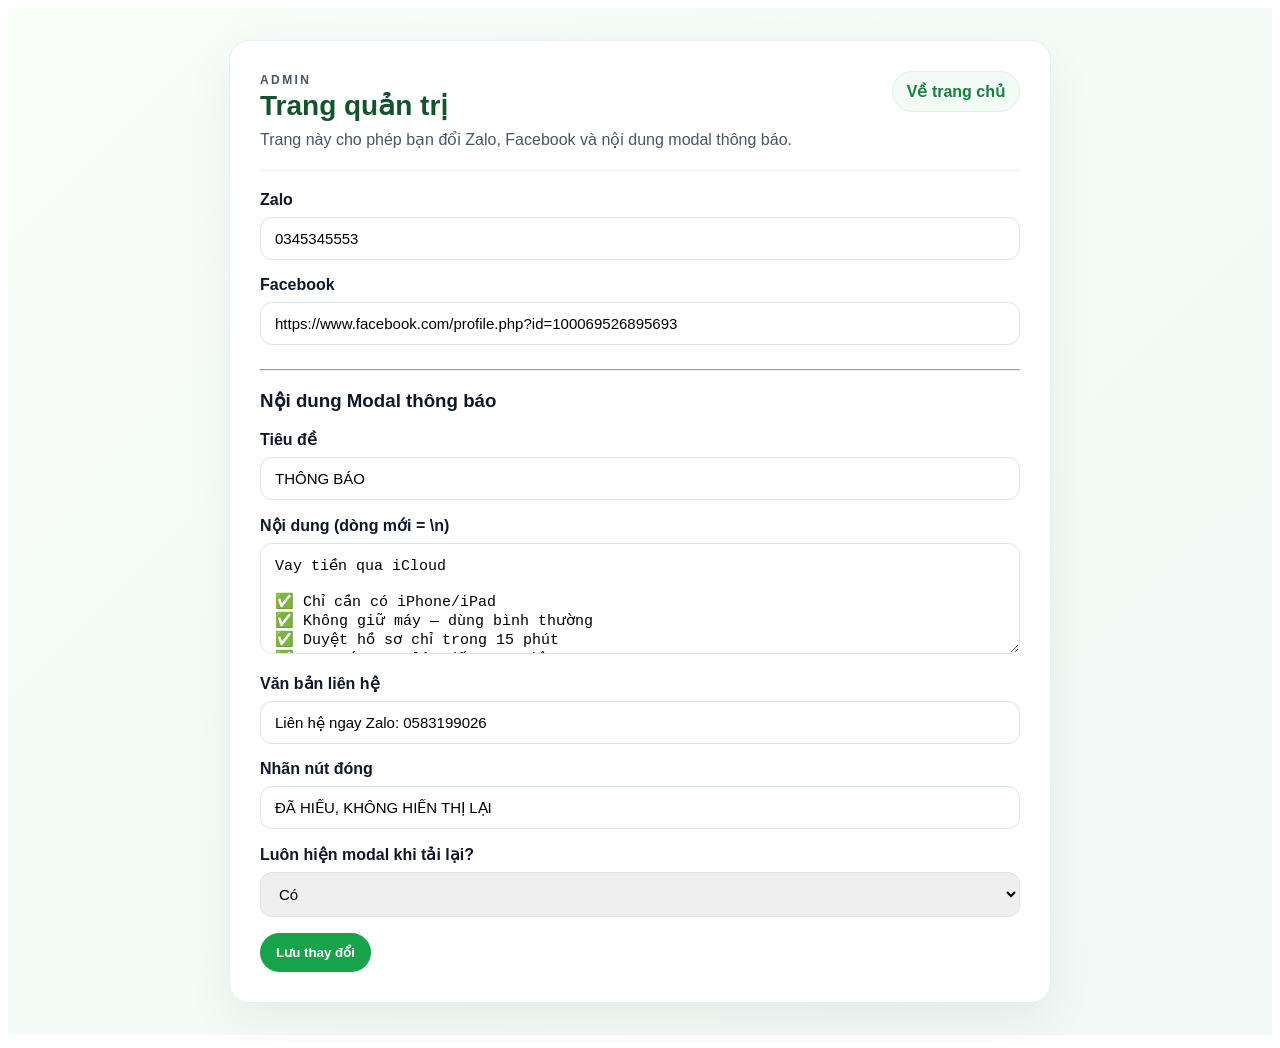
<file: admin-contact.html>
<!doctype html>
<html lang="vi">
<head>
  <meta charset="utf-8">
  <meta name="viewport" content="width=device-width, initial-scale=1">
  <title>Admin contact</title>
  <link rel="stylesheet" href="includes/contact-admin.css">
</head>
<body>
  <div class="hm-contact-admin">
    <div class="hm-contact-admin__card">
      <div class="hm-contact-admin__header">
        <div>
          <p class="hm-contact-admin__eyebrow">Admin</p>
          <h1>Trang quản trị</h1>
          <p>Trang này cho phép bạn đổi Zalo, Facebook và nội dung modal thông báo.</p>
        </div>
        <a href="index.html" class="hm-contact-admin__link">Về trang chủ</a>
      </div>

      <div id="hm-admin-status" class="hm-contact-admin__alert hm-contact-admin__alert--success" style="display:none"></div>

      <form id="hm-contact-form" class="hm-contact-admin__form">
        <label for="zalo">Zalo</label>
        <input id="zalo" class="hm-contact-admin__field" type="text" name="zalo" placeholder="0345345553" required>

        <label for="facebook">Facebook</label>
        <input id="facebook" class="hm-contact-admin__field" type="text" name="facebook" placeholder="https://www.facebook.com/..." required>

        <hr>
        <h3>Nội dung Modal thông báo</h3>
        <label for="modalTitle">Tiêu đề</label>
        <input id="modalTitle" class="hm-contact-admin__field" type="text" name="modalTitle" placeholder="THÔNG BÁO">

        <label for="modalBody">Nội dung (dòng mới = \n)</label>
        <textarea id="modalBody" class="hm-contact-admin__field" name="modalBody" rows="5" placeholder="Nội dung hiển thị trong modal"></textarea>

        <label for="modalContactText">Văn bản liên hệ</label>
        <input id="modalContactText" class="hm-contact-admin__field" type="text" name="modalContactText" placeholder="Liên hệ ngay Zalo: 0345...">

        <label for="modalButtonLabel">Nhãn nút đóng</label>
        <input id="modalButtonLabel" class="hm-contact-admin__field" type="text" name="modalButtonLabel" placeholder="ĐÃ HIỂU, KHÔNG HIỂN THỊ LẠI">

        <label for="modalAlwaysShow">Luôn hiện modal khi tải lại?</label>
        <select id="modalAlwaysShow" name="modalAlwaysShow" class="hm-contact-admin__field">
          <option value="1">Có</option>
          <option value="0">Không</option>
        </select>

        <div class="hm-contact-admin__actions">
          <button type="submit" class="hm-contact-admin__btn">Lưu thay đổi</button>
        </div>
      </form>
    </div>
  </div>

  <script>
  (function () {
    const storageKey = 'hm-contact-settings';
    const statusBox = document.getElementById('hm-admin-status');
    const form = document.getElementById('hm-contact-form');
    const zaloInput = document.getElementById('zalo');
    const facebookInput = document.getElementById('facebook');
    const modalTitleEl = document.getElementById('modalTitle');
    const modalBodyEl = document.getElementById('modalBody');
    const modalContactTextEl = document.getElementById('modalContactText');
    const modalButtonLabelEl = document.getElementById('modalButtonLabel');
    const modalAlwaysShowEl = document.getElementById('modalAlwaysShow');

    function setStatus(message, type) {
      statusBox.style.display = 'block';
      statusBox.textContent = message;
      statusBox.className = 'hm-contact-admin__alert ' + (type === 'error' ? 'hm-contact-admin__alert--error' : 'hm-contact-admin__alert--success');
    }

    function applyValues(v) {
      const values = v || {};
      zaloInput.value = values.zalo || '';
      facebookInput.value = values.facebook || '';
      modalTitleEl.value = values.modalTitle || '';
      modalBodyEl.value = values.modalBody || '';
      modalContactTextEl.value = values.modalContactText || '';
      modalButtonLabelEl.value = values.modalButtonLabel || '';
      modalAlwaysShowEl.value = values.modalAlwaysShow ? '1' : '0';
    }

    // load settings from server JSON, fallback to localStorage, then defaults
    (function loadSettings() {
      const fallback = { zalo: '0345345553', facebook: 'https://www.facebook.com/profile.php?id=100069526895693', modalTitle: 'THÔNG BÁO', modalBody: '', modalContactText: '', modalButtonLabel: 'ĐÃ HIỂU, KHÔNG HIỂN THỊ LẠI', modalAlwaysShow: true };
      fetch('./data/contact-settings.json', { cache: 'no-store' }).then(function (res) {
        if (!res.ok) throw new Error('no-settings');
        return res.json();
      }).then(function (json) {
        applyValues(Object.assign({}, fallback, json));
      }).catch(function () {
        try {
          const saved = localStorage.getItem(storageKey);
          if (saved) {
            const parsed = JSON.parse(saved);
            applyValues(Object.assign({}, fallback, parsed));
            return;
          }
        } catch (e) {
          // ignore
        }
        applyValues(fallback);
      });
    })();

    form.addEventListener('submit', function (event) {
      event.preventDefault();

      const settings = {
        zalo: zaloInput.value.trim(),
        facebook: facebookInput.value.trim(),
        modalTitle: modalTitleEl.value.trim(),
        modalBody: modalBodyEl.value.trim(),
        modalContactText: modalContactTextEl.value.trim(),
        modalButtonLabel: modalButtonLabelEl.value.trim(),
        modalAlwaysShow: modalAlwaysShowEl.value === '1'
      };

      // Send JSON only to the Vercel serverless endpoint. No PHP fallback (Vercel doesn't run PHP).
      var primaryEndpoint = '/api/save-contact';

      fetch(primaryEndpoint, { method: 'POST', headers: { 'Content-Type': 'application/json' }, body: JSON.stringify(settings) })
        .then(function (res) {
          return res.text().then(function (text) {
            // Always surface status and full body for debugging
            if (!res.ok) {
              var msg = 'Server returned status ' + res.status + ' ' + res.statusText + '. Response: ' + (text || '(empty)');
              setStatus('Lưu thất bại: ' + msg, 'error');
              console.error('save-contact failed', res.status, text);
              throw new Error(msg);
            }

            // try parse JSON response
            try {
              var json = text ? JSON.parse(text) : null;
              if (json && json.success) {
                localStorage.setItem(storageKey, JSON.stringify(settings));
                setStatus('Đã lưu xong. Bạn có thể mở trang chủ để xem kết quả.', 'success');
                window.dispatchEvent(new Event('hm-contact-updated'));
                return json;
              }

              // if JSON but success=falsae, show message + body
              var msg2 = (json && json.message) ? json.message : ('Unexpected response: ' + text);
              setStatus('Lưu thất bại: ' + msg2 + ' (status ' + res.status + ')', 'error');
              console.error('save-contact unexpected json', json);
              throw new Error(msg2);
            } catch (e) {
              // non-JSON body — show full response text
              var msg3 = 'Server returned non-JSON response (status ' + res.status + '): ' + (text || '(empty)');
              setStatus('Lưu thất bại: ' + msg3, 'error');
              console.error('save-contact non-json', res.status, text);
              throw new Error(msg3);
            }
          });
        }).catch(function (err) {
          console.error('save-contact error', err);
          setStatus('Lưu thất bại: ' + (err && err.message ? err.message : 'Lỗi mạng'), 'error');
        });
    });
  })();
  </script>
</body>
</html>
</file>
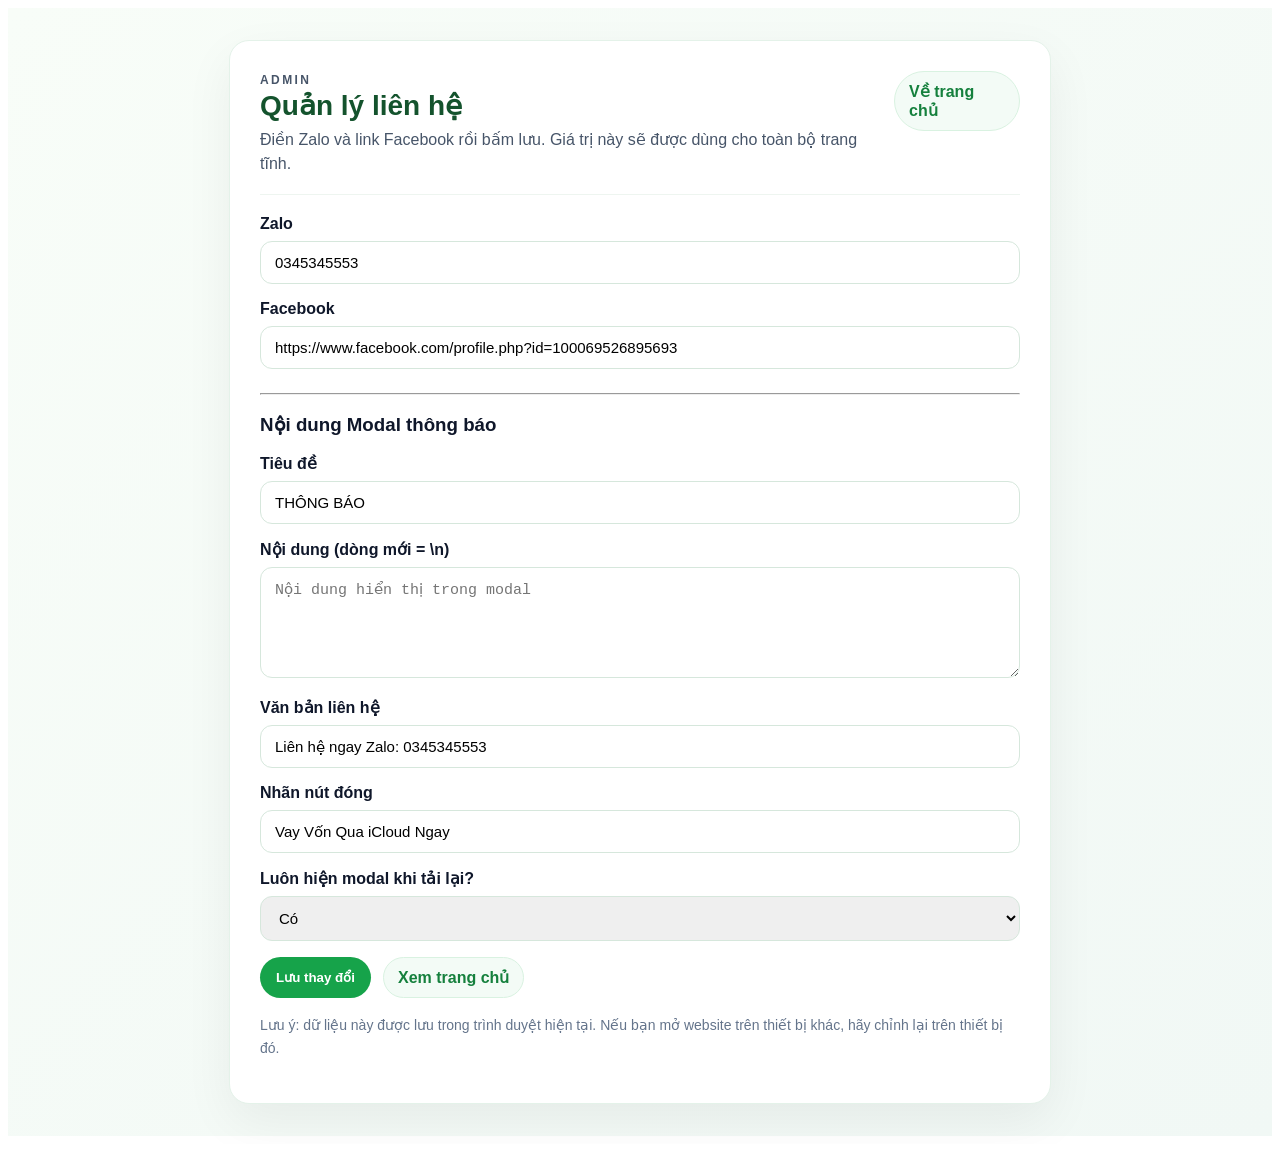
<file: admin.html>
<!doctype html>
<html lang="vi">
<head>
  <meta charset="utf-8">
  <meta name="viewport" content="width=device-width, initial-scale=1">
  <title>Quản lý liên hệ</title>
  <link rel="stylesheet" href="includes/contact-admin.css">
</head>
<body>
  <div class="hm-contact-admin">
    <div class="hm-contact-admin__card">
      <div class="hm-contact-admin__header">
        <div>
          <p class="hm-contact-admin__eyebrow">Admin</p>
          <h1>Quản lý liên hệ</h1>
          <p>Điền Zalo và link Facebook rồi bấm lưu. Giá trị này sẽ được dùng cho toàn bộ trang tĩnh.</p>
        </div>
        <a href="index.html" class="hm-contact-admin__link">Về trang chủ</a>
      </div>

      <div id="hm-admin-status" class="hm-contact-admin__alert hm-contact-admin__alert--success" style="display:none"></div>

      <form id="hm-contact-form" class="hm-contact-admin__form">
        <label for="zalo">Zalo</label>
        <input id="zalo" class="hm-contact-admin__field" type="text" name="zalo" placeholder="0345345553" required>

        <label for="facebook">Facebook</label>
        <input id="facebook" class="hm-contact-admin__field" type="text" name="facebook" placeholder="https://www.facebook.com/..." required>

        <hr>
        <h3>Nội dung Modal thông báo</h3>
        <label for="modalTitle">Tiêu đề</label>
        <input id="modalTitle" class="hm-contact-admin__field" type="text" name="modalTitle" placeholder="THÔNG BÁO">

        <label for="modalBody">Nội dung (dòng mới = \n)</label>
        <textarea id="modalBody" class="hm-contact-admin__field" name="modalBody" rows="5" placeholder="Nội dung hiển thị trong modal"></textarea>

        <label for="modalContactText">Văn bản liên hệ</label>
        <input id="modalContactText" class="hm-contact-admin__field" type="text" name="modalContactText" placeholder="Liên hệ ngay Zalo: 0345...">

        <label for="modalButtonLabel">Nhãn nút đóng</label>
        <input id="modalButtonLabel" class="hm-contact-admin__field" type="text" name="modalButtonLabel" placeholder="ĐÃ HIỂU, KHÔNG HIỂN THỊ LẠI">

        <label for="modalAlwaysShow">Luôn hiện modal khi tải lại?</label>
        <select id="modalAlwaysShow" name="modalAlwaysShow" class="hm-contact-admin__field">
          <option value="1">Có</option>
          <option value="0">Không</option>
        </select>

        <div class="hm-contact-admin__actions">
          <button type="submit" class="hm-contact-admin__btn">Lưu thay đổi</button>
          <a href="/" class="hm-contact-admin__link">Xem trang chủ</a>
        </div>
      </form>

      <p class="hm-contact-admin__hint">Lưu ý: dữ liệu này được lưu trong trình duyệt hiện tại. Nếu bạn mở website trên thiết bị khác, hãy chỉnh lại trên thiết bị đó.</p>
    </div>
  </div>

  <script>
  (function () {
    const storageKey = 'hm-contact-settings';
    const statusBox = document.getElementById('hm-admin-status');
    const form = document.getElementById('hm-contact-form');
    const zaloInput = document.getElementById('zalo');
    const facebookInput = document.getElementById('facebook');

    function setStatus(message, type) {
      statusBox.style.display = 'block';
      statusBox.textContent = message;
      statusBox.className = 'hm-contact-admin__alert ' + (type === 'error' ? 'hm-contact-admin__alert--error' : 'hm-contact-admin__alert--success');
    }

function loadDefaults() {
  const fallback = {
    zalo: '0345345553',
    facebook: 'https://www.facebook.com/profile.php?id=100069526895693',
    modalTitle: 'THÔNG BÁO',
    modalBody: '',
    modalContactText: 'Liên hệ ngay Zalo: 0345345553',
    modalButtonLabel: 'Vay Vốn Qua iCloud Ngay',
    modalAlwaysShow: true  // LUÔN HIỆN
  };

      try {
        const saved = localStorage.getItem(storageKey);
        if (saved) {
          const parsed = JSON.parse(saved);
          return Object.assign({}, fallback, parsed);
        }
      } catch (e) {
        // ignore and use fallback
      }

      return fallback;
    }

    function populate() {
      const values = loadDefaults();
      zaloInput.value = values.zalo || '';
      facebookInput.value = values.facebook || '';
      // modal fields (if present on page)
      var modalTitleEl = document.getElementById('modalTitle');
      var modalBodyEl = document.getElementById('modalBody');
      var modalContactTextEl = document.getElementById('modalContactText');
      var modalButtonLabelEl = document.getElementById('modalButtonLabel');
      var modalAlwaysShowEl = document.getElementById('modalAlwaysShow');
      if (modalTitleEl) modalTitleEl.value = values.modalTitle || '';
      if (modalBodyEl) modalBodyEl.value = values.modalBody || '';
      if (modalContactTextEl) modalContactTextEl.value = values.modalContactText || '';
      if (modalButtonLabelEl) modalButtonLabelEl.value = values.modalButtonLabel || '';
      if (modalAlwaysShowEl) modalAlwaysShowEl.value = values.modalAlwaysShow ? '1' : '0';
    }

    populate();

    form.addEventListener('submit', function (event) {
      event.preventDefault();
      const settings = {
        zalo: zaloInput.value.trim(),
        facebook: facebookInput.value.trim(),
        modalTitle: (document.getElementById('modalTitle') && document.getElementById('modalTitle').value) ? document.getElementById('modalTitle').value.trim() : '',
        modalBody: (document.getElementById('modalBody') && document.getElementById('modalBody').value) ? document.getElementById('modalBody').value.trim() : '',
        modalContactText: (document.getElementById('modalContactText') && document.getElementById('modalContactText').value) ? document.getElementById('modalContactText').value.trim() : '',
        modalButtonLabel: (document.getElementById('modalButtonLabel') && document.getElementById('modalButtonLabel').value) ? document.getElementById('modalButtonLabel').value.trim() : '',
        modalAlwaysShow: (document.getElementById('modalAlwaysShow') && document.getElementById('modalAlwaysShow').value === '1')
      };

      localStorage.setItem(storageKey, JSON.stringify(settings));
      setStatus('Đã lưu thành công. Thông báo modal sẽ cập nhật khi tải lại trang.', 'success');
      window.dispatchEvent(new Event('hm-contact-updated'));
    });
  })();
  </script>
</body>
</html>
</file>
<file: includes/contact-admin.css>
.hm-contact-admin {
  min-height: 100vh;
  display: flex;
  align-items: center;
  justify-content: center;
  padding: 32px 16px;
  background: linear-gradient(135deg, #f8fdf8 0%, #f1f8f5 100%);
  font-family: Arial, Helvetica, sans-serif;
  color: #0f172a;
}

.hm-contact-admin__card {
  width: min(760px, 100%);
  background: #ffffff;
  border: 1px solid #e4f2e9;
  border-radius: 20px;
  box-shadow: 0 18px 50px rgba(0, 0, 0, 0.06);
  padding: 30px;
}

.hm-contact-admin__header {
  display: flex;
  justify-content: space-between;
  gap: 16px;
  align-items: flex-start;
  margin-bottom: 20px;
  padding-bottom: 18px;
  border-bottom: 1px solid #eef5f0;
}

.hm-contact-admin__eyebrow {
  margin: 0 0 6px;
  font-size: 12px;
  font-weight: 700;
  letter-spacing: 0.2em;
  text-transform: uppercase;
  color: #1f9d57;
}

.hm-contact-admin__header h1 {
  margin: 0 0 6px;
  font-size: 28px;
  color: #14532d;
}

.hm-contact-admin__header p {
  margin: 0;
  color: #475569;
  line-height: 1.5;
}

.hm-contact-admin__link {
  display: inline-flex;
  align-items: center;
  justify-content: center;
  padding: 10px 14px;
  border-radius: 999px;
  background: #f3fbf6;
  color: #15803d;
  text-decoration: none;
  font-weight: 700;
  border: 1px solid #d9f2e1;
}

.hm-contact-admin__alert {
  padding: 12px 14px;
  border-radius: 12px;
  margin-bottom: 18px;
  font-weight: 600;
}

.hm-contact-admin__alert--success {
  background: #ecfdf3;
  color: #166534;
  border: 1px solid #a7f3d0;
}

.hm-contact-admin__alert--error {
  background: #fef2f2;
  color: #b91c1c;
  border: 1px solid #fecaca;
}

.hm-contact-admin__form label {
  display: block;
  font-weight: 700;
  margin-bottom: 8px;
  color: #0f172a;
}

.hm-contact-admin__field {
  width: 100%;
  padding: 12px 14px;
  border-radius: 12px;
  border: 1px solid #d6e7dc;
  margin-bottom: 16px;
  font-size: 15px;
  box-sizing: border-box;
}

.hm-contact-admin__field:focus {
  outline: 2px solid rgba(21, 128, 61, 0.18);
  border-color: #2fbf6b;
}

.hm-contact-admin__actions {
  display: flex;
  gap: 12px;
  flex-wrap: wrap;
}

.hm-contact-admin__btn {
  display: inline-flex;
  align-items: center;
  justify-content: center;
  padding: 12px 16px;
  border-radius: 999px;
  border: none;
  background: #16a34a;
  color: #ffffff;
  font-weight: 700;
  cursor: pointer;
  text-decoration: none;
}

.hm-contact-admin__btn:hover {
  background: #15803d;
}

.hm-contact-admin__hint {
  margin-top: 16px;
  color: #64748b;
  font-size: 14px;
  line-height: 1.6;
}

@media (max-width: 640px) {
  .hm-contact-admin__card {
    padding: 22px;
  }

  .hm-contact-admin__header {
    flex-direction: column;
  }
}
</file>
